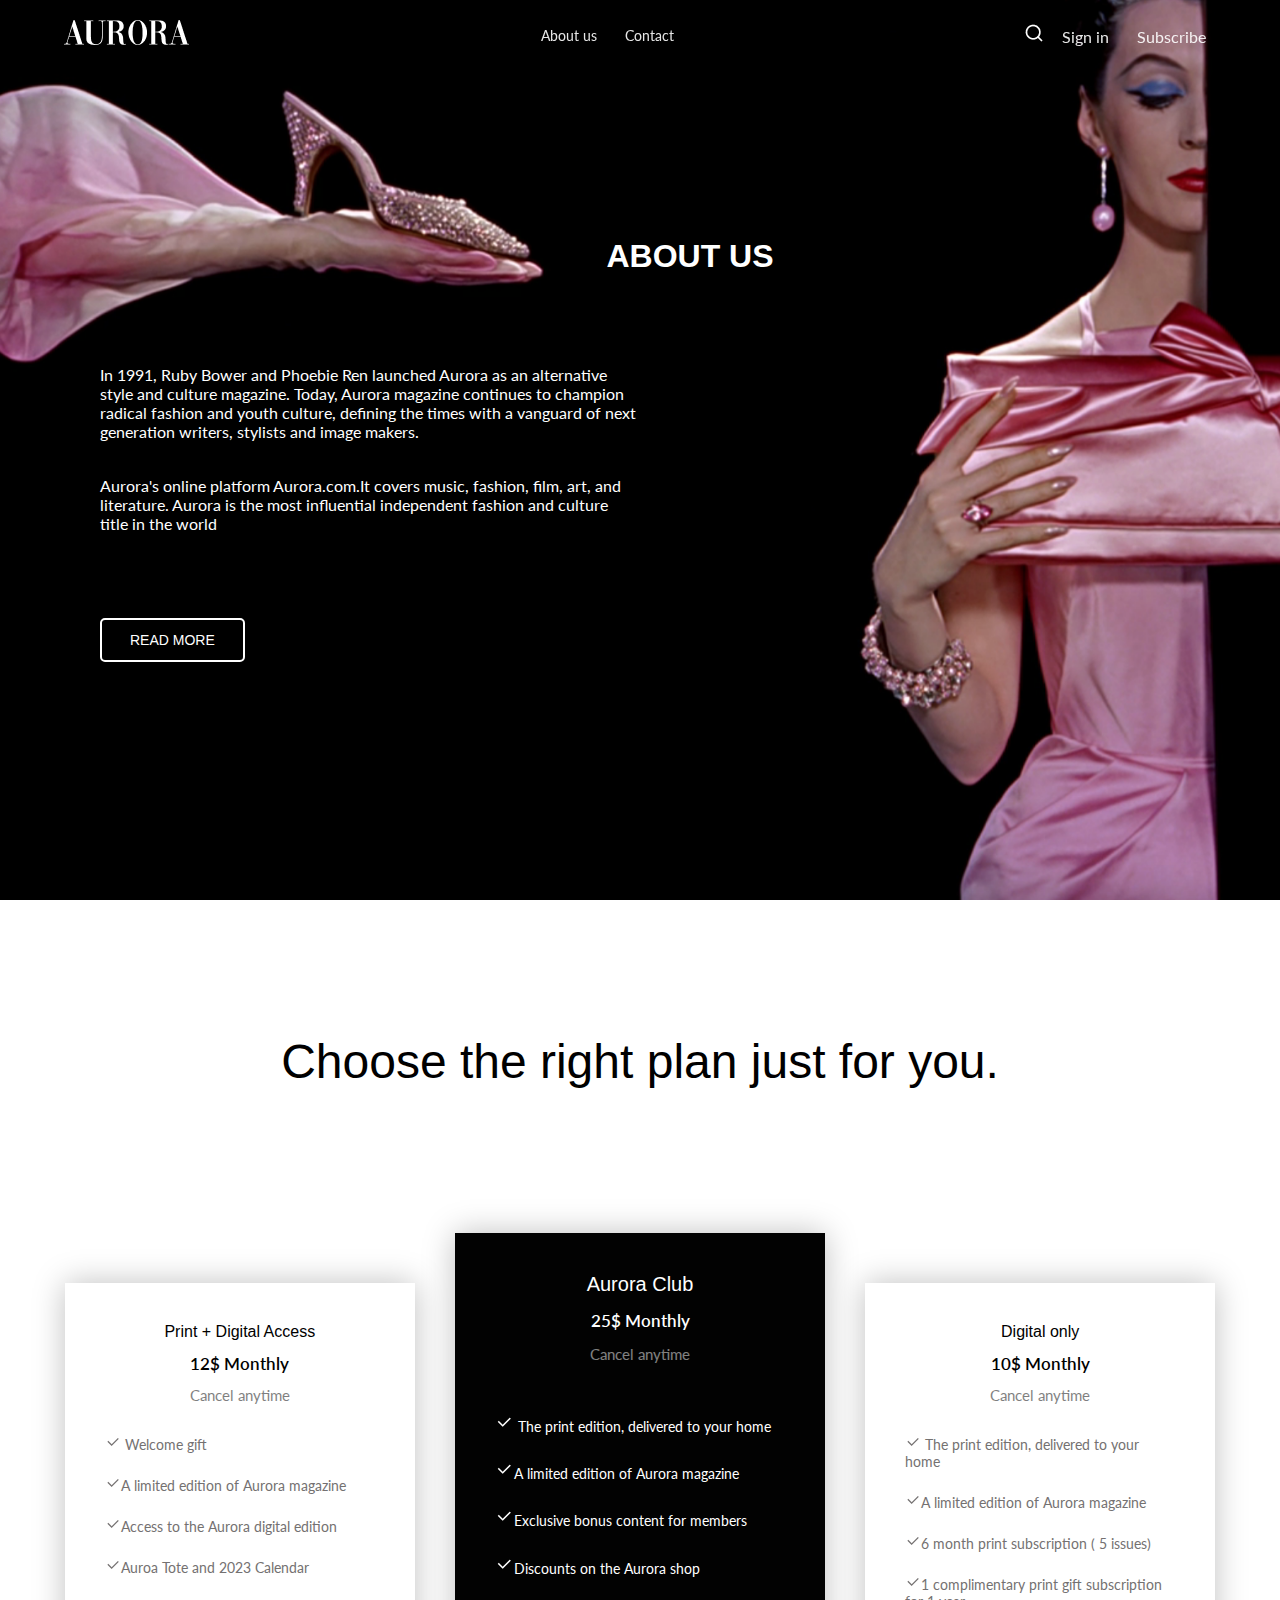
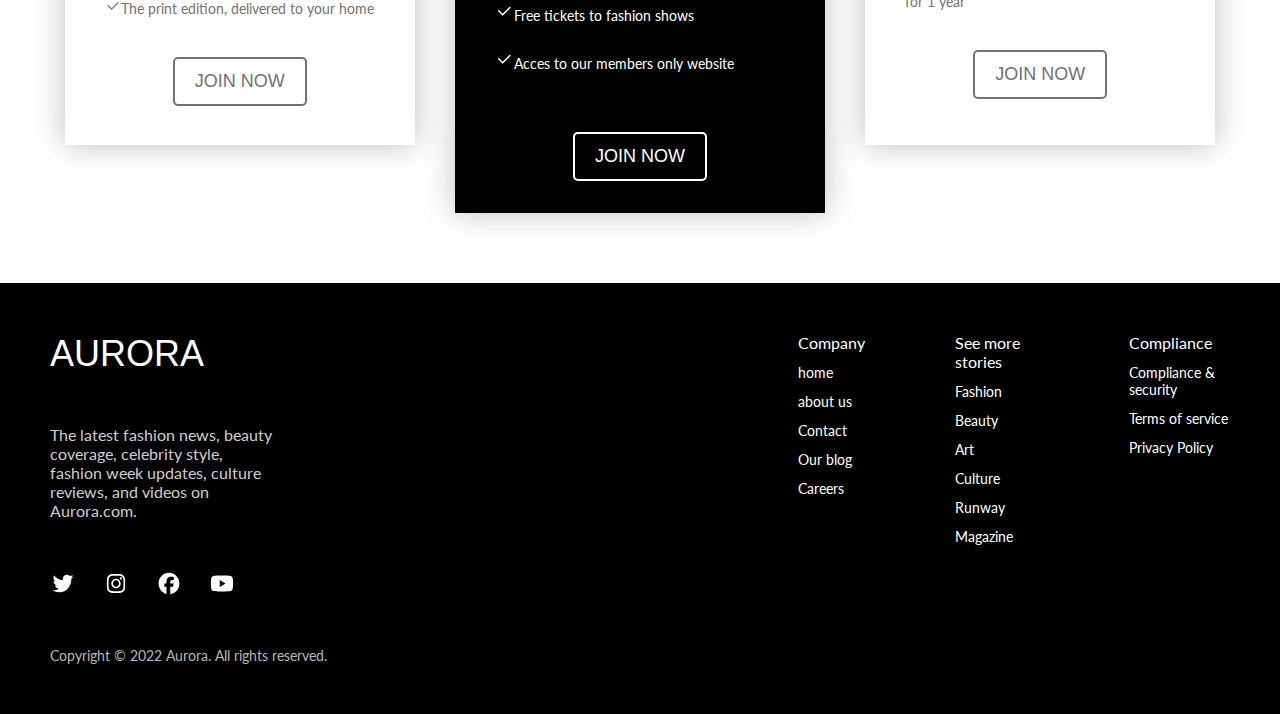
<file: about.html>
<!DOCTYPE html>
<html lang="en">
  <head>
    <meta charset="UTF-8" />
    <meta name="viewport" content="width=device-width, initial-scale=1.0" />
    <link href="https://fonts.cdnfonts.com/css/vogue" rel="stylesheet" />
    <link rel="preconnect" href="https://fonts.googleapis.com" />
    <link rel="preconnect" href="https://fonts.gstatic.com" crossorigin />
    <link
      href="https://fonts.googleapis.com/css2?family=BBH+Sans+Bogle&family=BBH+Sans+Hegarty&family=Inter:ital,opsz,wght@0,14..32,100..900;1,14..32,100..900&family=Lato:ital,wght@0,100;0,300;0,400;0,700;0,900;1,100;1,300;1,400;1,700;1,900&family=Momo+Trust+Sans:wght@200..800&family=Montserrat:ital,wght@0,100..900;1,100..900&family=Outfit:wght@100..900&family=Quicksand:wght@300..700&family=Roboto:ital,wght@0,100..900;1,100..900&family=Stack+Sans+Text:wght@200..700&display=swap"
      rel="stylesheet"
    />
    <link rel="stylesheet" href="style.css" />
    <title>About Us - Figma Project</title>
  </head>
  <body>
    <header class="header">
      <div class="burger">
        <span></span>
        <span></span>
        <span></span>
      </div>

      <div class="headerr">
        <div class="logo">
          <a href="index.html"><img src="Aurora.png" alt="AURORA" /></a>
        </div>
        <nav class="main-nav">
          <a href="about.html">About us</a>
          <a href="contact.html">Contact</a>
        </nav>
        <div class="header-right">
          <img class="search-icon" src="look.png" alt="Search" />
          <a href="#">Sign in</a>
          <a class="subscribe" href="#">Subscribe</a>
        </div>
      </div>
    </header>
    <main>
      <section class="ebautis-gverdi">
        <div>
          <h1 class="chvens-shesaxeb">ABOUT US</h1>
        </div>

        <div class="teqstebi">
          <p>
            In 1991, Ruby Bower and Phoebie Ren launched Aurora as an
            alternative style and culture magazine. Today, Aurora magazine
            continues to champion radical fashion and youth culture, defining
            the times with a vanguard of next generation writers, stylists and
            image makers.
          </p>
          <p>
            Aurora's online platform Aurora.com.It covers music, fashion, film,
            art, and literature. Aurora is the most influential independent
            fashion and culture title in the world
          </p>
          <div class="metis-wakitxva">
            <button class="metis-naxva">READ MORE</button>
          </div>
        </div>
      </section>

      <section class="fasebi">
        <div class="fasis-satauri">
          <h1 class="h1">Choose the right plan just for you.</h1>
        </div>
        <div class="fasi2">
          <div class="fasii">
            <div class="fasi1">
              <p class="print">Print + Digital Access</p>
              <p class="gadasaxadi">12$ Monthly</p>
              <p class="gauqmeba">Cancel anytime</p>
            </div>
            <div class="sia">
              <ul>
                <li>
                  <img src="checkmark.png" alt="checkmark" /> Welcome gift
                </li>
                <li>
                  <img src="checkmark.png" alt="checkmark" />A limited edition
                  of Aurora magazine
                </li>
                <li>
                  <img src="checkmark.png" alt="checkmark" />Access to the
                  Aurora digital edition
                </li>
                <li>
                  <img src="checkmark.png" alt="checkmark" />Auroa Tote and 2023
                  Calendar
                </li>
                <li>
                  <img src="checkmark.png" alt="checkmark" />The print edition,
                  delivered to your home
                </li>
              </ul>
              <div class="button">
                <button type="button" class="shemogviertdit">JOIN NOW</button>
              </div>
            </div>
          </div>

          <div class="fasii2">
            <div class="faseebi">
              <p class="print2">Aurora Club</p>
              <p class="gadasaxadi">25$ Monthly</p>
              <p class="gauqmeba">Cancel anytime</p>
            </div>
            <div class="sia2">
              <ul class="ul">
                <li>
                  <img src="checkmark.2png.png" alt="checkmark" /> The print
                  edition, delivered to your home
                </li>

                <li>
                  <img src="checkmark.2png.png" alt="checkmark" />A limited
                  edition of Aurora magazine
                </li>
                <li>
                  <img src="checkmark.2png.png" alt="checkmark" />Exclusive
                  bonus content for members
                </li>

                <li>
                  <img src="checkmark.2png.png" alt="checkmark" />Discounts on
                  the Aurora shop
                </li>
                <li>
                  <img src="checkmark.2png.png" alt="checkmark" />Free tickets
                  to fashion shows
                </li>
                <li>
                  <img src="checkmark.2png.png" alt="checkmark" />Acces to our
                  members only website
                </li>
              </ul>
              <div class="button2">
                <button type="button" class="shemogviertdit2">JOIN NOW</button>
              </div>
            </div>
          </div>

          <div class="fasi3">
            <div class="fasii">
              <div class="fasi1">
                <p class="print">Digital only</p>
                <p class="gadasaxadi">10$ Monthly</p>
                <p class="gauqmeba">Cancel anytime</p>
              </div>
              <div class="sia">
                <ul>
                  <li>
                    <img src="checkmark.png" alt="checkmark" /> The print
                    edition, delivered to your home
                  </li>
                  <li>
                    <img src="checkmark.png" alt="checkmark" />A limited edition
                    of Aurora magazine
                  </li>
                  <li>
                    <img src="checkmark.png" alt="checkmark" />6 month print
                    subscription ( 5 issues)
                  </li>
                  <li>
                    <img src="checkmark.png" alt="checkmark" />1 complimentary
                    print gift subscription for 1 year
                  </li>
                </ul>
                <div class="button">
                  <button type="button" class="shemogviertdit">JOIN NOW</button>
                </div>
              </div>
            </div>
          </div>
        </div>
      </section>
    </main>

    <footer>
      <div class="footer1">
        <div class="footer">
          <h1>AURORA</h1>

          <p>
            The latest fashion news, beauty coverage, celebrity style, fashion
            week updates, culture reviews, and videos on Aurora.com.
          </p>
          <div class="aiqonebi">
            <img
              src="twitter-brands-solid-full.svg"
              alt="twitter-brands-solid-full"
            />
            <img
              src="instagram-brands-solid-full.svg"
              alt="instagram-brands-solid-full"
            />
            <img
              src="facebook-brands-solid-full.svg"
              alt="facebook-brands-solid-full"
            />
            <img
              src="youtube-brands-solid-full.svg"
              alt="youtube-brands-solid-full"
            />
          </div>
        </div>
        <p class="p">Copyright © 2022 Aurora. All rights reserved.</p>
      </div>
      <div class="bolodivi">
        <div class="div1">
          <ul>
            <li class="pirveli">Company</li>
            <li>home</li>
            <li>about us</li>
            <li>Contact</li>
            <li>Our blog</li>
            <li>Careers</li>
          </ul>
        </div>
        <div class="div2">
          <ul>
            <li class="pirveli">See more stories</li>
            <li>Fashion</li>
            <li>Beauty</li>
            <li>Art</li>
            <li>Culture</li>
            <li>Runway</li>
            <li>Magazine</li>
          </ul>
        </div>
        <div class="div3">
          <ul>
            <li class="pirveli">Compliance</li>
            <li>Compliance & security</li>
            <li>Terms of service</li>
            <li>Privacy Policy</li>
          </ul>
        </div>
      </div>
    </footer>
  </body>
</html>
</file>
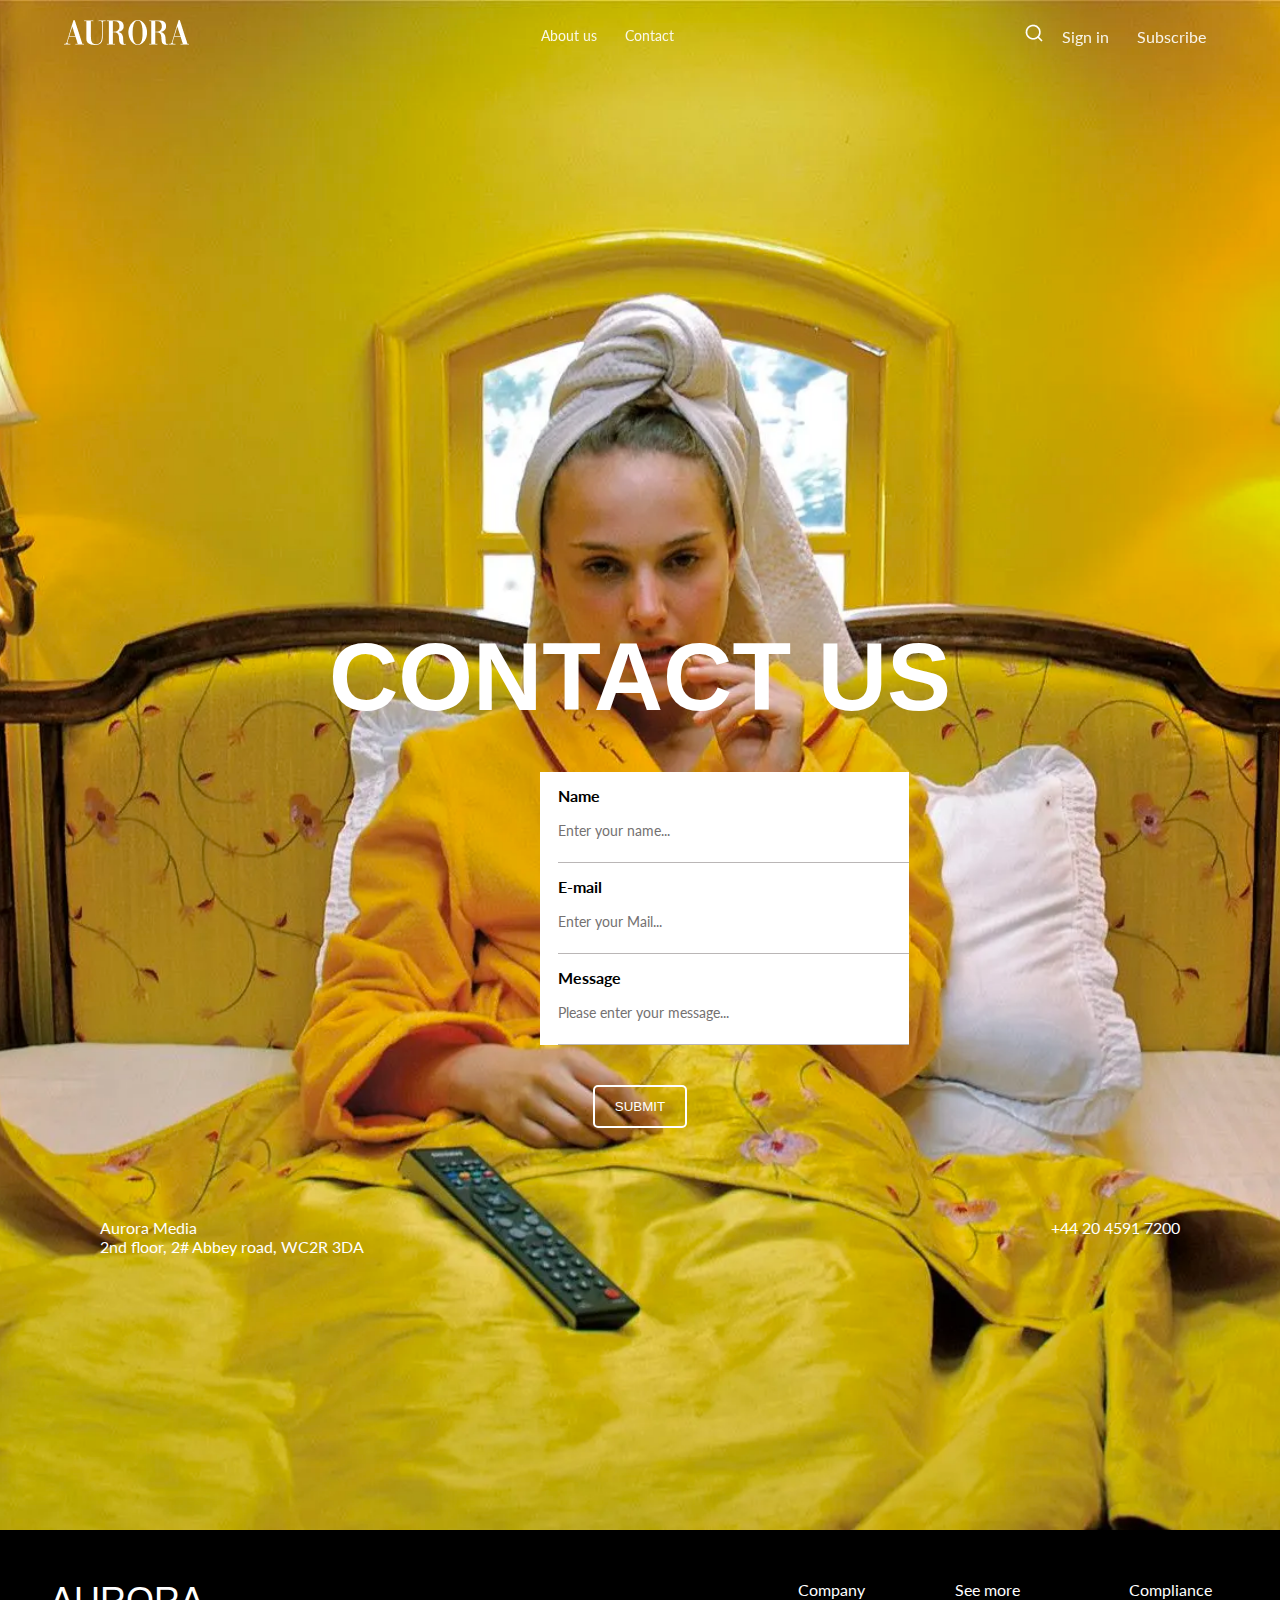
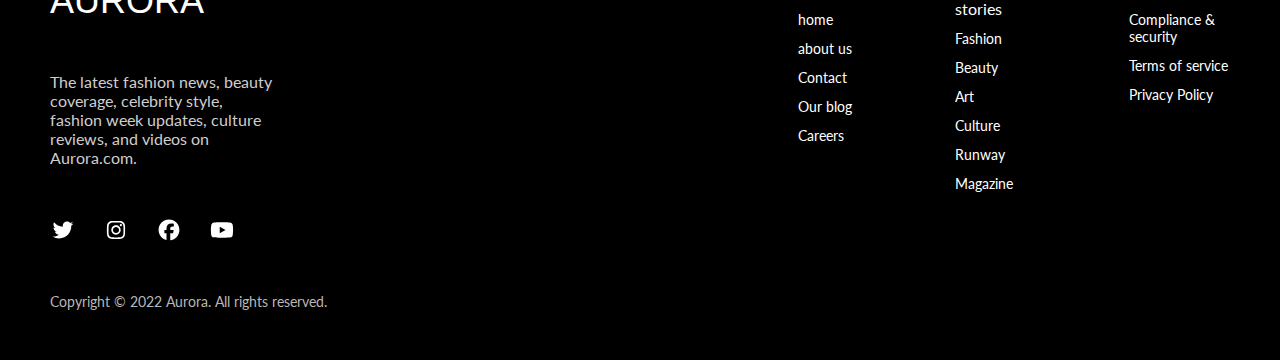
<file: contact.html>
<!DOCTYPE html>
<html lang="en">
  <head>
    <meta charset="UTF-8" />
    <meta name="viewport" content="width=device-width, initial-scale=1.0" />
    <link href="https://fonts.cdnfonts.com/css/vogue" rel="stylesheet" />
    <link rel="preconnect" href="https://fonts.googleapis.com" />
    <link rel="preconnect" href="https://fonts.gstatic.com" crossorigin />
    <link
      href="https://fonts.googleapis.com/css2?family=BBH+Sans+Bogle&family=BBH+Sans+Hegarty&family=Inter:ital,opsz,wght@0,14..32,100..900;1,14..32,100..900&family=Lato:ital,wght@0,100;0,300;0,400;0,700;0,900;1,100;1,300;1,400;1,700;1,900&family=Momo+Trust+Sans:wght@200..800&family=Montserrat:ital,wght@0,100..900;1,100..900&family=Outfit:wght@100..900&family=Quicksand:wght@300..700&family=Roboto:ital,wght@0,100..900;1,100..900&family=Stack+Sans+Text:wght@200..700&display=swap"
      rel="stylesheet"
    />
    <link rel="stylesheet" href="style.css" />
    <title>Contact - Figma Project</title>
  </head>
  <body>
    <header class="header">
      <div class="burger">
        <span></span>
        <span></span>
        <span></span>
      </div>

      <div class="headerr">
        <div class="logo">
          <a href="index.html"><img src="Aurora.png" alt="AURORA" /></a>
        </div>
        <nav class="main-nav">
          <a href="about.html">About us</a>
          <a href="contact.html">Contact</a>
        </nav>
        <div class="header-right">
          <img class="search-icon" src="look.png" alt="Search" />
          <a href="#">Sign in</a>
          <a class="subscribe" href="#">Subscribe</a>
        </div>
      </div>
    </header>
    <main>
      <section class="qontaqtis-gverdi">
        <div class="kontaqtis-satauri"><h1>CONTACT US</h1></div>
        <div class="kontaktis-formebi">
          <form>
            <div class="field">
              <label for="name">Name</label>
              <input id="name" type="text" placeholder="Enter your name..."  required/>
            </div>

            <div class="field">
              <label for="email">E-mail</label>
              <input id="email" type="email" placeholder="Enter your Mail..." required />
            </div>

            <div class="field">
              <label for="message">Message</label>
              <input
                id="message"
                type="text"
                placeholder="Please enter your message..." required
              />
            </div>
          </form>
        </div>

           <div class="kontaqtis-gilaki">
          <button type="submit">SUBMIT</button>
          </div>

        <div class="dabla">
          <div class="erti-mxare">
            <p>
              Aurora Media <br />
              2nd floor, 2# Abbey road, WC2R 3DA
            </p>
          </div>

          <div class="telefoni">+44 20 4591 7200</div>
        </div>
      </section>
    </main>

    <footer>
      <div class="footer1">
        <div class="footer">
          <h1>AURORA</h1>

          <p>
            The latest fashion news, beauty coverage, celebrity style, fashion
            week updates, culture reviews, and videos on Aurora.com.
          </p>
          <div class="aiqonebi">
            <img
              src="twitter-brands-solid-full.svg"
              alt="twitter-brands-solid-full"
            />
            <img
              src="instagram-brands-solid-full.svg"
              alt="instagram-brands-solid-full"
            />
            <img
              src="facebook-brands-solid-full.svg"
              alt="facebook-brands-solid-full"
            />
            <img
              src="youtube-brands-solid-full.svg"
              alt="youtube-brands-solid-full"
            />
          </div>
        </div>
        <p class="p">Copyright © 2022 Aurora. All rights reserved.</p>
      </div>
      <div class="bolodivi">
        <div class="div1">
          <ul>
            <li class="pirveli">Company</li>
            <li>home</li>
            <li>about us</li>
            <li>Contact</li>
            <li>Our blog</li>
            <li>Careers</li>
          </ul>
        </div>
        <div class="div2">
          <ul>
            <li class="pirveli">See more stories</li>
            <li>Fashion</li>
            <li>Beauty</li>
            <li>Art</li>
            <li>Culture</li>
            <li>Runway</li>
            <li>Magazine</li>
          </ul>
        </div>
        <div class="div3">
          <ul>
            <li class="pirveli">Compliance</li>
            <li>Compliance & security</li>
            <li>Terms of service</li>
            <li>Privacy Policy</li>
          </ul>
        </div>
      </div>
    </footer>
  </body>
</html>
</file>
<file: style.css>
* {
  box-sizing: border-box;
  margin: 0;
  padding: 0;
}

body {
  margin: 0;
  padding: 0;
  color: #fff;
  font-family: "Vogue", sans-serif;
}

.header {
  position: fixed;
  top: 0;
  left: 0;
  right: 0;
  z-index: 40;
  font-family: "Lato", sans-serif;
}

.headerr {
  max-width: 1200px;
  margin: 0 auto;
  padding: 20px 24px;
  display: flex;
  align-items: center;
  justify-content: space-between;
}

.main-nav a {
  color: rgba(255, 255, 255, 0.9);
  text-decoration: none;
  margin: 0 12px;
  font-size: 14px;
}

.header-right a {
  color: rgba(255, 255, 255, 0.9);
  text-decoration: none;
  margin-left: 14px;
}

.header-right .subscribe {
  padding: 6px 10px;
  border-radius: 4px;
}
.search-icon {
  cursor: pointer;
}

.pirveli-gverdi {
  position: relative;
  width: 100%;
  height: 100vh;
  background-image: url("./background.png");
  background-size: cover;
  background-position: center;
  background-repeat: no-repeat;
  display: flex;
  align-items: center;
  justify-content: center;
  background-color: #000;
}

.pirveli-gverdis-gasworeba {
  position: absolute;
  top: 0;
  left: 0;
  width: 100%;
  height: 100%;
  z-index: 1;
}

.separate {
  position: relative;
  z-index: 2;
  text-align: center;
  max-width: 1100px;
  padding: 60px 20px;
  display: flex;
  flex-direction: column;
  justify-content: center;
  align-items: center;
}

.didi-satauri {
  margin: 0;
  font-family: "Playfair Display", Georgia, serif;
  font-weight: 400;
  color: #fff;
  letter-spacing: 2px;
  font-size: 220px;
}

.learn-more-btn {
  display: inline-block;
  padding: 10px 20px;
  border-radius: 5px;
  color: #fff;
  border: 2px solid rgba(255, 255, 255, 0.9);
  text-decoration: none;
  font-weight: 600;
  transition: all 0.3s ease;
  font-family: "Lato", sans-serif;
}

.learn-more-btn:hover {
  background: rgba(255, 255, 255, 0.1);
}

.learn-more-btn .arrow {
  margin-left: 10px;
}

.agwera {
  margin-top: 22px;
  color: #d2cdcd;
  font-size: 16px;
  font-weight: 400;
  max-width: 720px;
  font-family: "Lato", sans-serif;
  width: 387px;
  height: 57px;
}
.gverdi {
  background: #000;
  color: white;
  text-align: center;
  padding: 50px;
}
.satauri {
  font-size: 48px;
  font-weight: 400;
}

.team-container {
  display: flex;
  justify-content: center;
  gap: 20px;
  margin-top: 60px;
  padding: 0 40px;
  flex-wrap: wrap;
}

.member {
  max-width: 320px;
}

.member img {
  width: 100%;
  height: auto;
}

.name {
  font-size: 24px;
  margin-top: 12px;
  font-weight: 500;
  font-family: "Lato", sans-serif;
  color: #ffffff;
}

.role {
  font-size: 16px;
  color: #a49f9f;
  margin-top: 6px;
  font-weight: 400;
  opacity: 0.7;
}

.metis-naxva {
  margin-top: 50px;
  padding: 12px 28px;
  border: 2px solid white;
  background: transparent;
  color: white;
  font-size: 14px;
  cursor: pointer;
  border-radius: 5px;
}

.metis-naxva:hover {
  background: white;
  color: black;
  transition: 0.3s;
}
.mesame-gverdi {
  color: #020202;
  text-align: center;
}
.cards {
  display: flex;
  gap: 20px;
  overflow: hidden;
  margin-top: 100px;
}
.card {
  background: #ffffff;
  box-shadow: 0 0 30px #0000001a;
  height: 424px;
  width: 340px;
}
.card1 {
  margin-left: -300px;
  background: #ffffff;
  box-shadow: 0 4px 10px rgba(0, 0, 0, 0.08);
  height: 424px;
}
.card img {
  width: 340px;
  height: 215.27932739257812px;
  object-fit: cover;
}
.card1 img {
  width: 407px;
  height: 215.27932739257812px;
  object-fit: cover;
}
.name1 {
  color: #020202;
  font-size: 20px;
  font-weight: 500;
  font-family: "Lato", sans-serif;
  padding: 10px;
}

.name2 {
  font-family: "Lato", sans-serif;
  font-weight: 400;
  font-size: 16px;
  margin-top: 20px;
}

.mesame-satauri {
  font-weight: 400;
  font-size: 48px;
  padding: 30px;
}
.icon {
  margin-top: 50px;
  cursor: pointer;
}
.more-on-aurora {
  font-weight: 400;
  font-size: 48px;
  margin-top: 100px;
}

.cards1 {
  display: flex;
  gap: 20px;
  padding: 70px;
  justify-content: center;
}
.metis-naxva1 {
  padding: 12px 28px;
  border: 2px solid black;
  background: transparent;
  color: black;
  font-size: 14px;
  cursor: pointer;
  border-radius: 5px;
}
.metis-naxva1:hover {
  background: black;
  color: white;
  transition: 0.3s;
}
.btn {
  padding: 0 0 50px 0;
}
footer {
  background-color: black;
  color: white;
  padding: 50px;
  display: flex;
}
footer img {
  width: 26.428569793701172px;
  height: 26.428569793701172px;
}
footer p {
  font-family: "Lato", sans-serif;
  color: #d2cdcd;
  font-size: 16px;
  font-weight: 400;
  margin-top: 50px;
}
footer h1 {
  font-weight: 400;
  font-size: 36px;
}
.p {
  font-family: "Lato", sans-serif;
  color: #bab6b6;
  font-size: 14px;
  font-weight: 400;
}
.aiqonebi {
  margin-top: 50px;
  display: flex;
  gap: 26.43px;
  cursor: pointer;
}
.footer {
  width: 30%;
}
li {
  font-family: "Lato", sans-serif;
  list-style: none;
  font-weight: 400;
  font-size: 14px;
}
ul {
  display: flex;
  flex-direction: column;
  gap: 12px;
}
.bolodivi {
  display: flex;
  gap: 90px;
}
.pirveli {
  font-size: 16px;
}

.ebautis-gverdi {
  position: relative;
  width: 100%;
  height: 100vh;
  background-image: url("./meorebackground.png");
  background-size: cover;
  background-position: center;
  background-repeat: no-repeat;
  display: flex;
  justify-content: center;
  background-color: #000;
  flex-direction: column;
  gap: 90px;
  padding: 0 0 0 100px;
}
.chvens-shesaxeb {
  display: flex;
  justify-content: center;
}
.teqstebi {
  width: 536px;
  font-family: "Lato", sans-serif;
  display: flex;
  flex-direction: column;
  gap: 35px;
}
.h1 {
  color: #000;
  font-size: 48px;
  font-weight: 400;
  margin-top: 104px;
}
.fasis-satauri {
  text-align: center;
}
.fasebi {
  padding: 30px;
}
.fasii {
  background-color: #ffffff;
  box-shadow: 0 0 30px rgba(0, 0, 0, 0.25);
  width: 350px;
  height: 462px;
  margin: 40px 20px;
  display: flex;
  flex-direction: column;
  padding: 40px;
  color: #000000;
  margin-top: 90px;
}
.fasi1 {
  text-align: center;
  display: flex;
  flex-direction: column;
  gap: 12px;
}
.print {
  font-size: 16px;
  font-weight: 400;
}
.gadasaxadi {
  font-size: 17px;
  font-weight: 600;
  font-family: "Lato", sans-serif;
}
.gauqmeba {
  font-size: 15px;
  font-weight: 400;
  opacity: 0.5;
  font-family: "Lato", sans-serif;
}
.sia {
  margin-top: 30px;
  color: #747171;
}
.sia ul {
  display: flex;
  flex-direction: column;
  gap: 22px;
}
.shemogviertdit {
  padding: 12px 20px;
  border-radius: 5px;
  border: 2px solid #747171;
  background-color: transparent;
  color: #747171;
  font-size: 18px;
  font-weight: 500;
  cursor: pointer;
}
.button {
  display: flex;
  justify-content: center;
  margin-top: 40px;
}
.shemogviertdit:hover {
  background-color: #000;
  color: #fff;
  transition: 0.3s ease;
  border: none;
}
.fasii2 {
  background-color: #020202;
  box-shadow: 0 0 30px rgba(0, 0, 0, 0.25);
  width: 370.3851013183594px;
  height: 580.1561279296875px;
  margin: 40px 20px;
  display: flex;
  flex-direction: column;
  padding: 40px;
  color: white;
}
.faseebi {
  display: flex;
  flex-direction: column;
  gap: 13.85px;
  text-align: center;
}
.sia2 {
  margin-top: 50px;
}
.ul {
  display: flex;
  flex-direction: column;
  gap: 25.38px;
}
.shemogviertdit2 {
  padding: 12px 20px;
  border-radius: 5px;
  border: 2px solid #ffffff;
  background-color: transparent;
  color: #ffffff;
  font-size: 18px;
  font-weight: 500;
  cursor: pointer;
}
.button2 {
  display: flex;
  justify-content: center;
  margin-top: 60px;
}
.shemogviertdit2:hover {
  background-color: #ffffff;
  color: #020202;
  transition: 0.3s ease;
  border: none;
}
.print2 {
  font-size: 20px;
  font-weight: 400;
}
.fasi2 {
  display: flex;
  margin-top: 104px;
  justify-content: center;
}
.qontaqtis-gverdi {
  position: relative;
  width: 100%;
  height: 170vh;
  background-image: url("./background3.png");
  background-size: cover;
  background-position: center;
  background-repeat: no-repeat;
  display: flex;
  justify-content: center;
  background-color: #000;
  flex-direction: column;
  gap: 40px;
  padding: 100px;
  box-shadow: 0 8px 20px rgba(0, 0, 0, 0.35);
}
.kontaqtis-satauri {
  font-size: 48px;
  font-weight: 400;
  text-align: center;
}
.kontaqtis-satauri {
  margin-top: 347px;
}
.kontaktis-formebi {
  max-width: 369px;
  background: #ffffff;
  position: relative;
  padding-left: 18px;
  box-sizing: border-box;
  margin-left: 440px;
}

.field {
  padding: 14px 0;
  box-sizing: border-box;
  border-bottom: 1px solid #bab6b6;
}

.field label {
  display: block;
  font-family: "Lato", sans-serif;
  font-weight: 700;
  font-size: 16px;
  color: #000;
  margin-bottom: 8px;
}

.field input {
  width: 100%;
  padding: 8px 0;
  border: none;
  border-bottom: 1px solid transparent;
  font-family: "Lato", sans-serif;
  font-size: 15px;
  color: #222;
  background: transparent;
}
.field {
  border-bottom: 1px solid #bab6b6;
}

.field input::placeholder {
  color: #747171;
  font-size: 14px;
}
.kontaqtis-gilaki {
  display: flex;
  justify-content: center;
}
.kontaqtis-gilaki button {
  padding: 12px 20px;
  border-radius: 5px;
  border: 2px solid #ffffff;
  background: transparent;
  color: #ffffff;
}
.kontaqtis-gilaki button:hover {
  background-color: tan;
}
.dabla {
  display: flex;
  justify-content: space-between;
  font-family: "Lato", sans-serif;
  font-size: 16px;
  font-weight: 400;
  margin-top: 50px;
}
</file>
